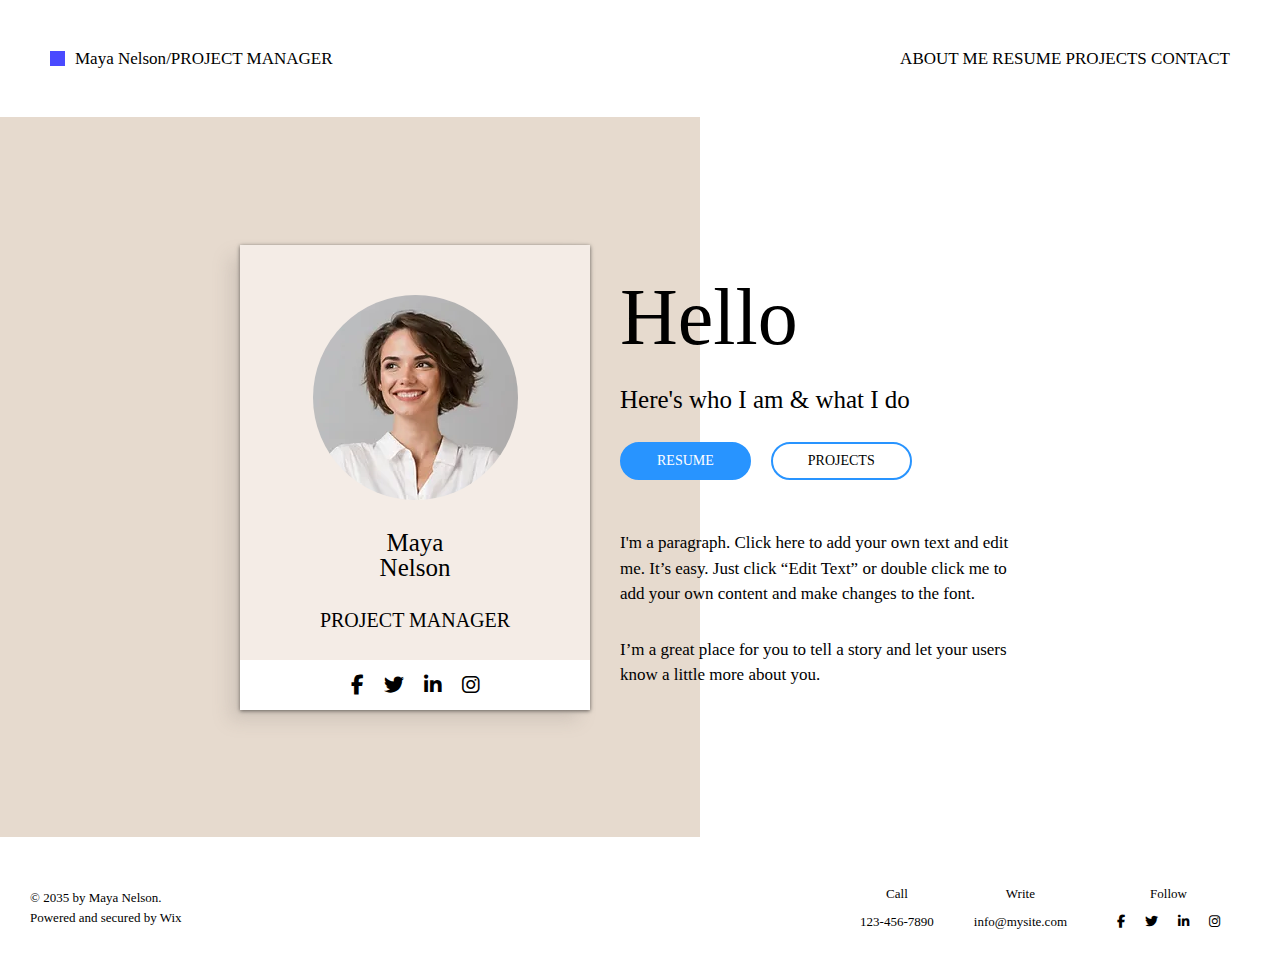
<file: index.html>
<!DOCTYPE html>
<html lang="en">

<head>
    <meta charset="UTF-8">
    <meta name="viewport" content="width=device-width, initial-scale=1.0">
    <link rel="stylesheet" href="https://cdnjs.cloudflare.com/ajax/libs/font-awesome/6.5.1/css/all.min.css">
    <link rel="stylesheet" href="./css/reset.css">
    <link rel="stylesheet" href="./css/style.css">
    <link rel="stylesheet" href="./css/anita.css">
    <title>商業簡歷 Website Template | WIX</title>
</head>

<body>
    <!-- <div class="announcement">
        <img class="logo" src="./img/wix.svg" alt="wix">
        <div class="pc_phone_div">
            <img class="pc_img" src="./img/pc.svg" alt="">
            <hr>
            <img class="phone_img" src="./img/phone.svg" alt="">
        </div>
        <div class="edit_web">
            <p>按一下編輯即可建立精彩網站</p>
            <a href="">進一步了解</a>
            <a class="edit_web_btn" href="">編輯這個網站</a>
        </div>
    </div> -->
    <header class="header">
        <h1><span class="blue_square"></span><a class="header_name" href="">Maya Nelson</a> / <a href="">PROJECT MANAGER</a></h1>
        <nav class="header_nav">
            <a href="index.html">ABOUT ME</a>
            <a href="resume.html">RESUME</a>
            <a href="projects.html">PROJECTS</a>
            <a href="contact.html">CONTACT</a>
        </nav>
        <i class="fa-solid fa-bars"></i>
    </header>
    <div class="change_block">
        <!-- 關於我 -->
    <div class="about_me_block">
        <div class="about_me_name">
            <img src="./img/woman.webp" alt="">
            <h1>Maya Nelson</h1>
            <h2>PROJECT MANAGER</h2>
            <ul>
                <li><i class="fa-brands fa-facebook-f"></i></li>
                <li><i class="fa-brands fa-twitter"></i></li>
                <li><i class="fa-brands fa-linkedin-in"></i></li>
                <li><i class="fa-brands fa-instagram"></i></li>
            </ul>
        </div>
        <div class="about_me_content">
            <h1>Hello</h1>
            <h2>Here's who I am & what I do</h2>
            <div>
                <a class="about_me_content_RESUME_btn" href="">RESUME</a>
                <a class="about_me_content_PROJECTS_btn" href="">PROJECTS</a>
            </div>
            <p>
                I'm a paragraph. Click here to add your own text and edit me.
                It’s easy. Just click “Edit Text” or double click me to add 
                your own content and make changes to the font.
            </p>
            <p>
                I’m a great place for you to tell a story and let your users know a little more about you.
            </p>
        </div>
      </div>
</div>
    <footer>
        <div class="footer_Ltd_block">
            <p class="footer_Ltd">
                © 2035 by Maya Nelson.<br>
                Powered and secured by 
                <a href="">Wix</a>
            </p>
        </div>
        <div class="contact_information">
            <div>
                <h6>Call</h6>
                <p>123-456-7890</p>
            </div>
            <div>
                <h6>Write</h6>
                <p>info@mysite.com</p>
            </div>
            <div>
                <h6>Follow</h6>
                <ul>
                    <li><i class="fa-brands fa-facebook-f"></i></li>
                    <li><i class="fa-brands fa-twitter"></i></li>
                    <li><i class="fa-brands fa-linkedin-in"></i></li>
                    <li><i class="fa-brands fa-instagram"></i></li>
                </ul>
            </div>
        </div>
    </footer>
    <!-- <script src="./js/index.js"></script> -->
</body>

</html>
</file>
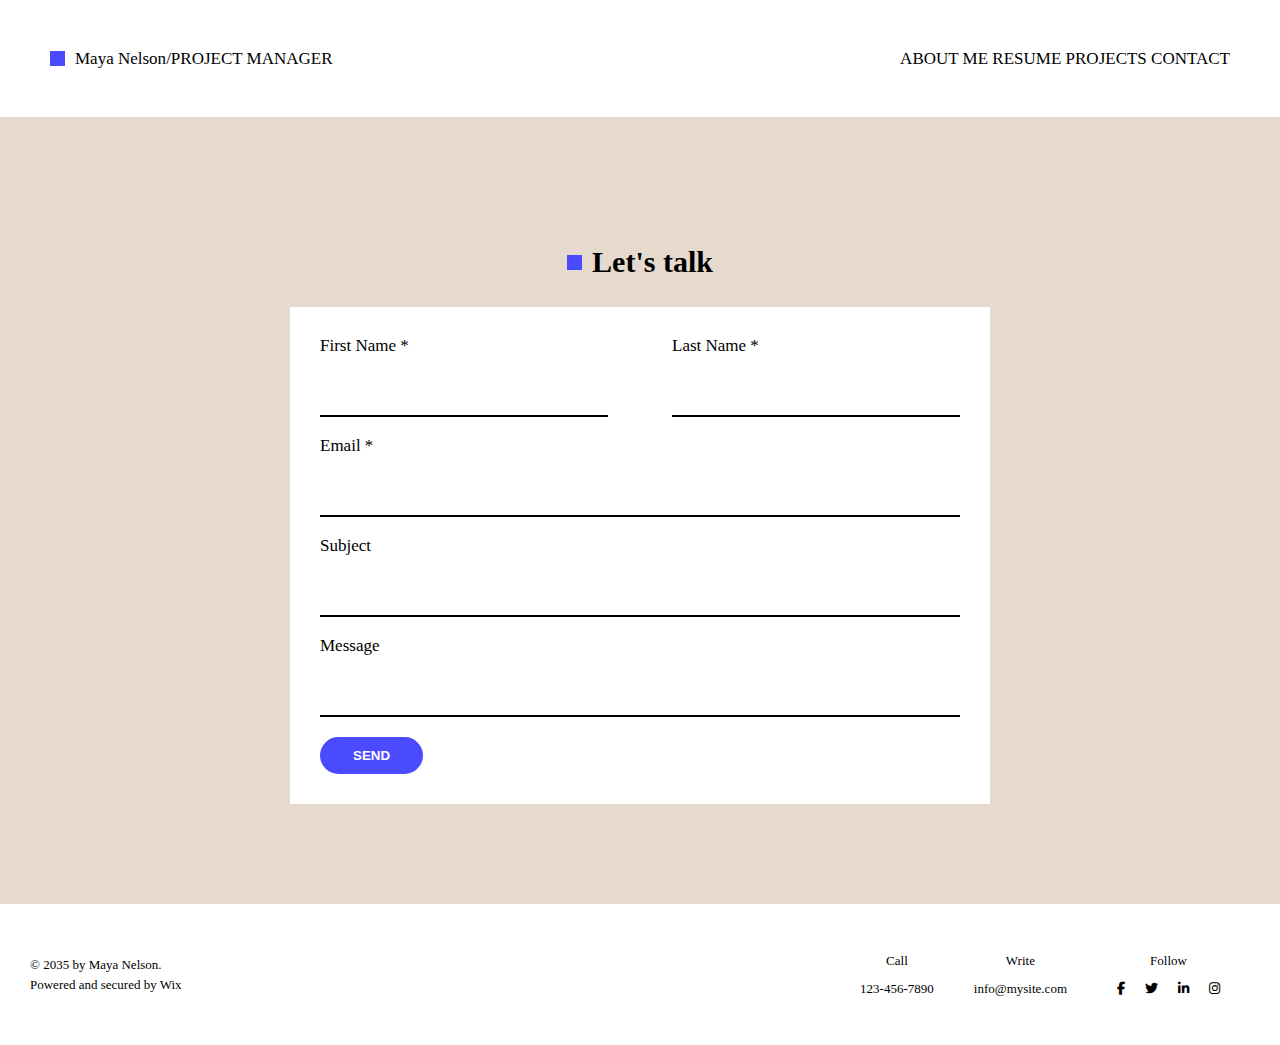
<file: contact.html>
<!DOCTYPE html>
<html lang="en">
  <head>
    <meta charset="UTF-8">
    <meta name="viewport" content="width=device-width, initial-scale=1.0">
    <link rel="stylesheet" href="https://cdnjs.cloudflare.com/ajax/libs/font-awesome/6.5.1/css/all.min.css">
    <link rel="stylesheet" href="./css/reset.css">
    <link rel="stylesheet" href="./css/style.css">
    <link rel="stylesheet" href="./css/anita.css">
    <title>商業簡歷 Website Template | WIX</title>
</head>
<body>
  <header class="header">
    <h1><span class="blue_square"></span><a class="header_name" href="">Maya Nelson</a> / <a href="">PROJECT MANAGER</a></h1>
    <nav class="header_nav">
      <a href="index.html">ABOUT ME</a>
      <a href="resume.html">RESUME</a>
      <a href="projects.html">PROJECTS</a>
      <a href="contact.html">CONTACT</a>
    </nav>
    <i class="fa-solid fa-bars"></i>
  </header>
  <main>
    <!-- 聯繫 -->
    <div class="contact_block">
      <h1 class="talk_title"><span class="blue_square"></span>Let's talk</h1>
      <form action="">
          <div class="first_Last">
              <label for="contact_first_name">
                  First Name *
                  <input type="text" id="contact_first_name">
              </label>
              <label for="contact_Last_name">
                  Last Name *
                  <input type="text" id="contact_Last_name">
              </label>
          </div>
          <label for="contact_email">
              Email *
              <input type="text" id="contact_email">
          </label>
          <label for="contact_subject">
              Subject
              <input type="text" id="contact_subject">
          </label>
          <label for="contact_message">
              Message
              <input type="text" id="contact_message">
          </label>
          <button type="button">SEND</button>
      </form>
  </div>
  </main>
  <footer>
    <div class="footer_Ltd_block">
        <p class="footer_Ltd">
            © 2035 by Maya Nelson.<br>
            Powered and secured by 
            <a href="">Wix</a>
        </p>
    </div>
    <div class="contact_information">
        <div>
            <h6>Call</h6>
            <p>123-456-7890</p>
        </div>
        <div>
            <h6>Write</h6>
            <p>info@mysite.com</p>
        </div>
        <div>
            <h6>Follow</h6>
            <ul>
                <li><i class="fa-brands fa-facebook-f"></i></li>
                <li><i class="fa-brands fa-twitter"></i></li>
                <li><i class="fa-brands fa-linkedin-in"></i></li>
                <li><i class="fa-brands fa-instagram"></i></li>
            </ul>
        </div>
    </div>
  </footer>
</body>
</html>
</file>
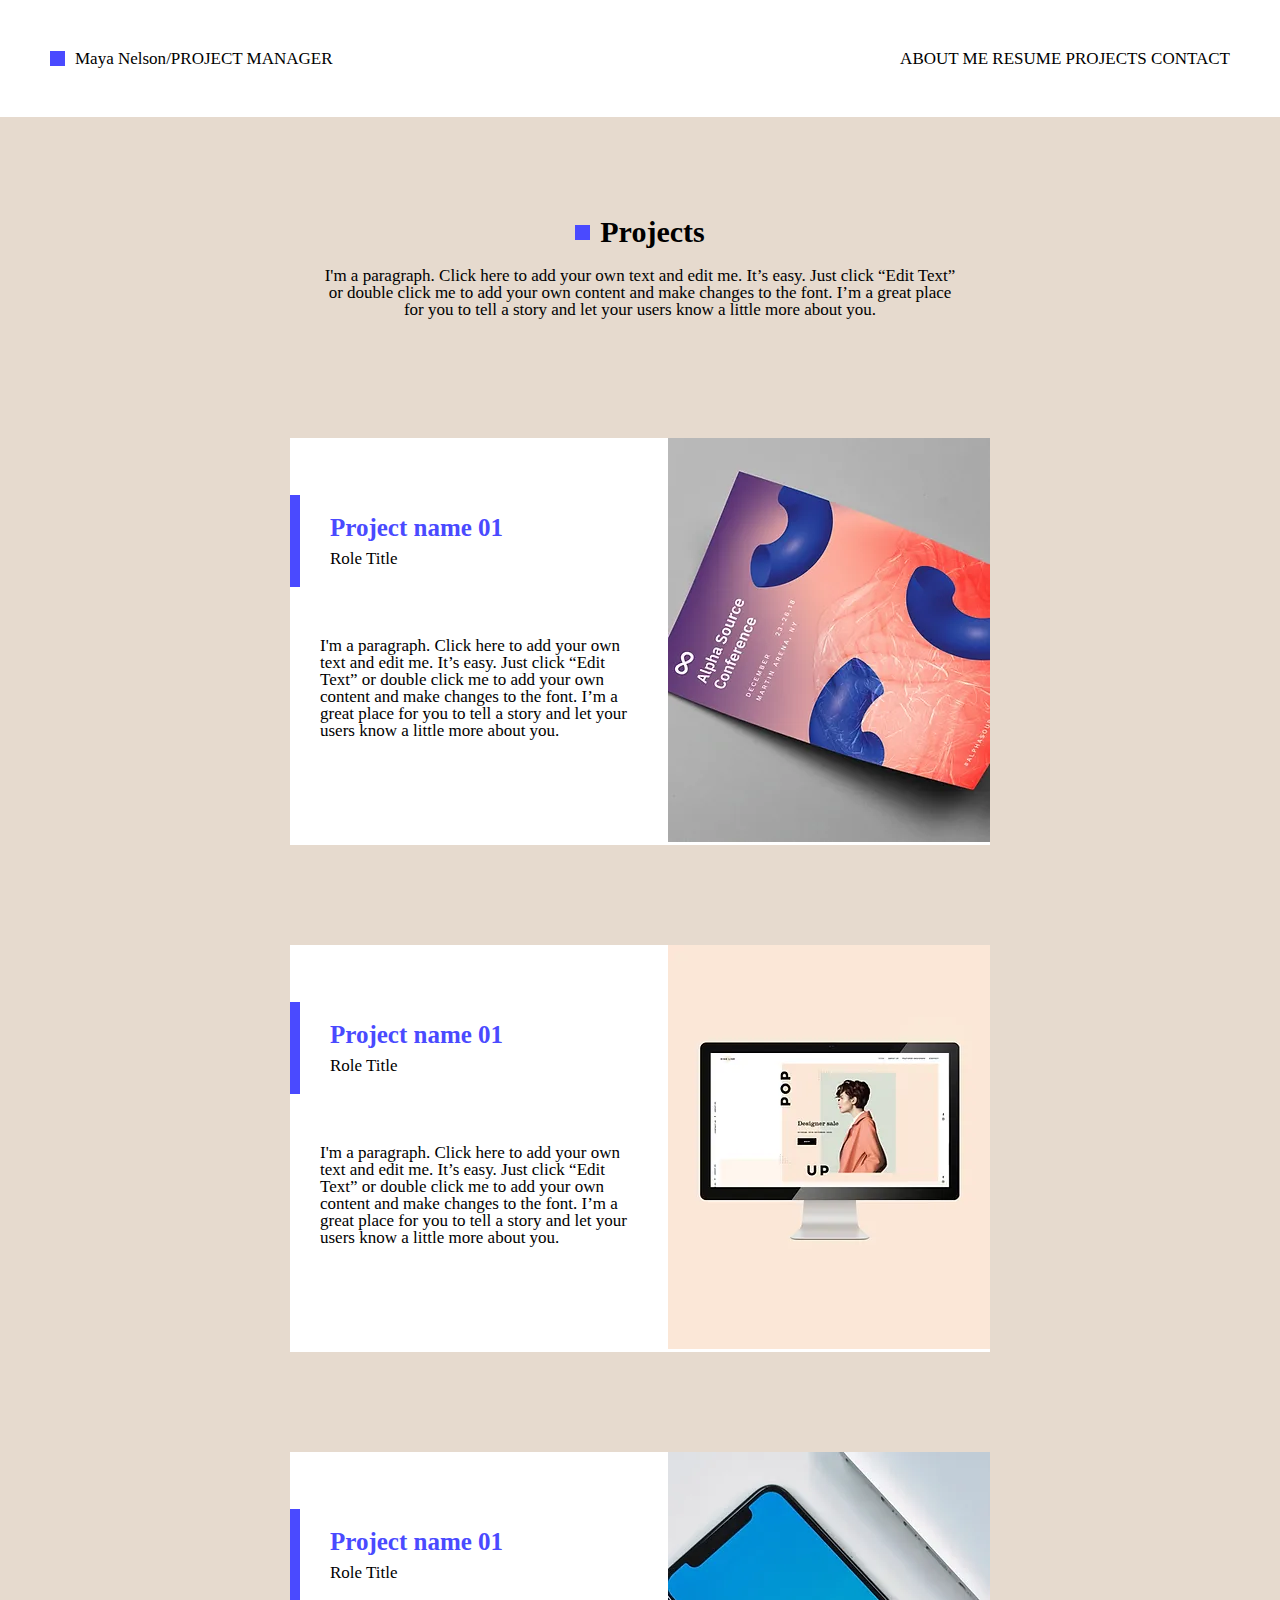
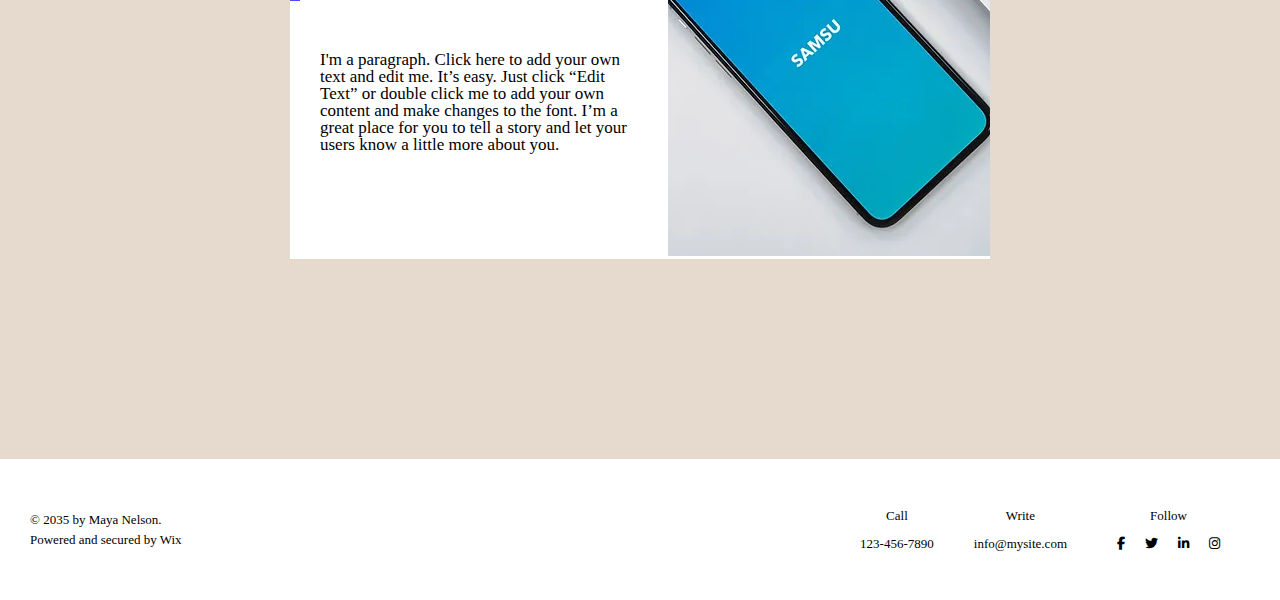
<file: projects.html>
<!DOCTYPE html>
<html lang="en">
  <head>
    <meta charset="UTF-8">
    <meta name="viewport" content="width=device-width, initial-scale=1.0">
    <link rel="stylesheet" href="https://cdnjs.cloudflare.com/ajax/libs/font-awesome/6.5.1/css/all.min.css">
    <link rel="stylesheet" href="./css/reset.css">
    <link rel="stylesheet" href="./css/style.css">
    <link rel="stylesheet" href="./css/anita.css">
    <title>商業簡歷 Website Template | WIX</title>
</head>
<body>
  <header class="header">
    <h1><span class="blue_square"></span><a class="header_name" href="">Maya Nelson</a> / <a href="">PROJECT MANAGER</a></h1>
    <nav class="header_nav">
      <a href="index.html">ABOUT ME</a>
      <a href="resume.html">RESUME</a>
      <a href="projects.html">PROJECTS</a>
      <a href="contact.html">CONTACT</a>
    </nav>
    <i class="fa-solid fa-bars"></i>
  </header>
  <main>
    <!-- 專案 -->
    <div class="project_block">
      <h1 class="project_title"><span class="blue_square"></span>Projects</h1>
      <p class="project_contact">
          I'm a paragraph. Click here to add your own text and edit me.
          It’s easy. Just click “Edit Text” or double click me to add 
          your own content and make changes to the font. I’m a great 
          place for you to tell a story and let your users know a 
          little more about you.
      </p>
      <div class="project_card">
          <div class="card_left">
              <div class="card_title">
                  <h1>Project name 01</h1>
                  <h2>Role Title</h2>
              </div>
              <p>
                  I'm a paragraph. Click here to add your own text and edit me. 
                  It’s easy. Just click “Edit Text” or double click me to add 
                  your own content and make changes to the font. I’m a great 
                  place for you to tell a story and let your users know a little 
                  more about you.
              </p>
          </div>
          <div class="card_right">
              <img src="./img/Leaflet.webp" alt="">
          </div>
      </div>
      <div class="project_card">
          <div class="card_left">
              <div class="card_title">
                  <h1>Project name 01</h1>
                  <h2>Role Title</h2>
              </div>
              <p>
                  I'm a paragraph. Click here to add your own text and edit me. 
                  It’s easy. Just click “Edit Text” or double click me to add 
                  your own content and make changes to the font. I’m a great 
                  place for you to tell a story and let your users know a little 
                  more about you.
              </p>
          </div>
          <div class="card_right">
              <img src="./img/Website_Mockup.webp" alt="">
          </div>
      </div>
      <div class="project_card">
          <div class="card_left">
              <div class="card_title">
                  <h1>Project name 01</h1>
                  <h2>Role Title</h2>
              </div>
              <p>
                  I'm a paragraph. Click here to add your own text and edit me. 
                  It’s easy. Just click “Edit Text” or double click me to add 
                  your own content and make changes to the font. I’m a great 
                  place for you to tell a story and let your users know a little 
                  more about you.
              </p>
          </div>
          <div class="card_right">
              <img src="./img/App Screen.webp" alt="">
          </div>
      </div>
  </div>
  </main>
  <footer>
    <div class="footer_Ltd_block">
        <p class="footer_Ltd">
            © 2035 by Maya Nelson.<br>
            Powered and secured by 
            <a href="">Wix</a>
        </p>
    </div>
    <div class="contact_information">
        <div>
            <h6>Call</h6>
            <p>123-456-7890</p>
        </div>
        <div>
            <h6>Write</h6>
            <p>info@mysite.com</p>
        </div>
        <div>
            <h6>Follow</h6>
            <ul>
                <li><i class="fa-brands fa-facebook-f"></i></li>
                <li><i class="fa-brands fa-twitter"></i></li>
                <li><i class="fa-brands fa-linkedin-in"></i></li>
                <li><i class="fa-brands fa-instagram"></i></li>
            </ul>
        </div>
    </div>
  </footer>
</body>
</html>
</file>
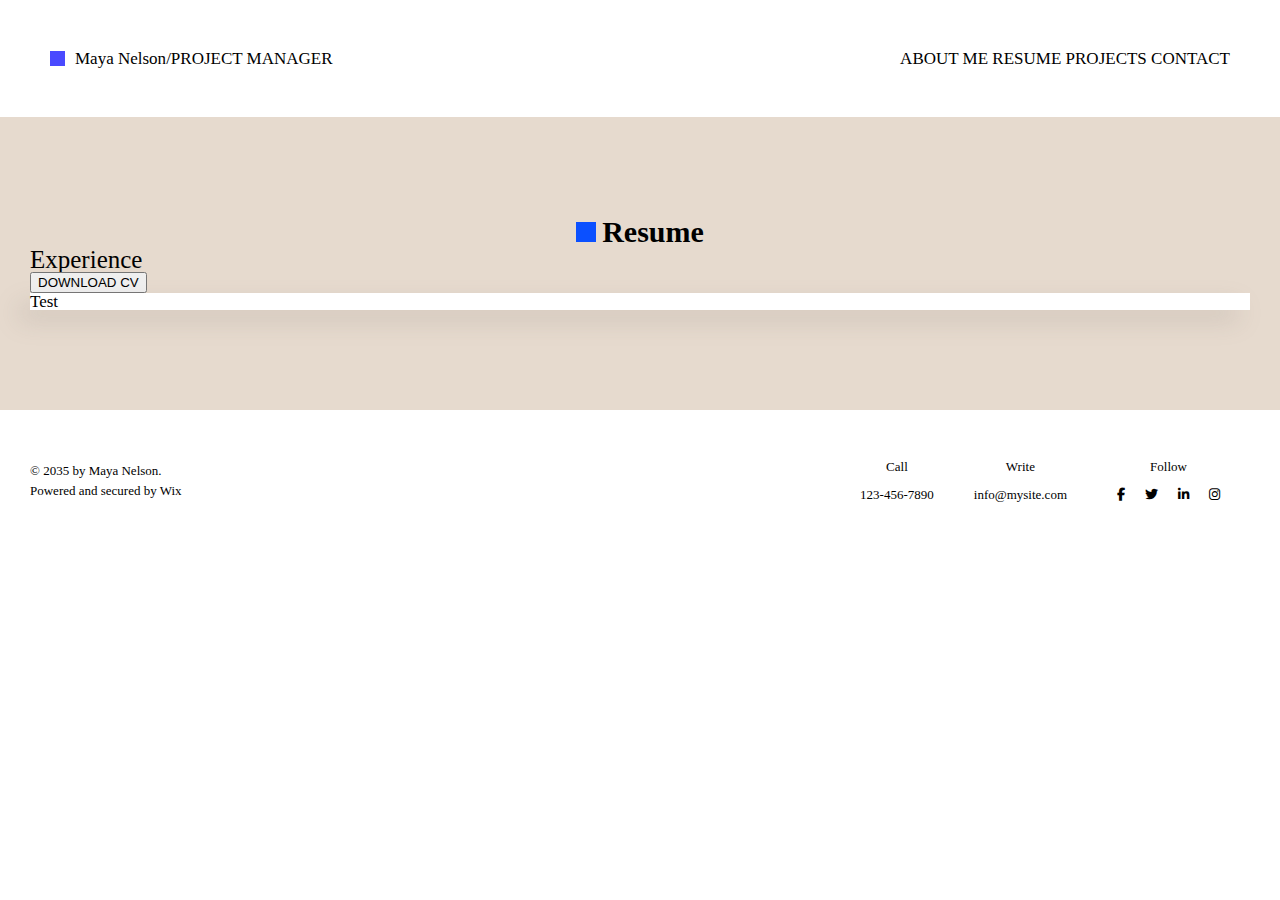
<file: resume.html>
<!DOCTYPE html>
<html lang="en">
  <head>
    <meta charset="UTF-8">
    <meta name="viewport" content="width=device-width, initial-scale=1.0">
    <link rel="stylesheet" href="https://cdnjs.cloudflare.com/ajax/libs/font-awesome/6.5.1/css/all.min.css">
    <link rel="stylesheet" href="./css/reset.css">
    <link rel="stylesheet" href="./css/style.css">
    <link rel="stylesheet" href="./css/anita.css">
    <title>商業簡歷 Website Template | WIX</title>
</head>
<body>
  <header class="header">
    <h1><span class="blue_square"></span><a class="header_name" href="">Maya Nelson</a> / <a href="">PROJECT MANAGER</a></h1>
    <nav class="header_nav">
      <a href="index.html">ABOUT ME</a>
      <a href="resume.html">RESUME</a>
      <a href="projects.html">PROJECTS</a>
      <a href="contact.html">CONTACT</a>
    </nav>
    <i class="fa-solid fa-bars"></i>
  </header>
  <main>
    <!-- 簡歷 -->
    <div class="page_block">
      <div class="container">
        <header class="page-header">
          <h2>Resume</h2>
        </header>
      </div>
      <section class="resume-section">
        <div class="resume-section__header">
          <h3>Experience</h3>
          <button>DOWNLOAD CV</button>
        </div>
        <div class="card">Test</div>
      </section>
    </div>
    <!-- <div class="resume_block">
      <div class="center_block">
          <span class="blue_square"></span>
          <h1>Resume</h1>
      </div>

      <div class="Experience_block">
          <h2>Experience</h2>
          <a href="">DOWNLOAD CV</a>
      </div>
      <div class="Experience_card">
          <div class="card_title">
              <h3>2035 - Present</h3>
              <h4>JOB POSITION</h4>
              <h5>Company Name</h5>
              <h5>Company Location</h5>
          </div>
          <div class="card_contact">
              <p>
                  I'm a paragraph. Click here to add your own text and edit me. It’s easy. 
                  Just click “Edit Text” or double click me to add your own content and make changes to the font.
              </p>
              <p>
                  I’m a great place for you to tell a story and let your users know a little more about you.
              </p>
          </div>
      </div>
      
      
      <div class="Education_block">
          <h2>Education</h2>
      </div>
      <div class="Education_card">
          <div class="card_title">
              <h3>2035 - 2035</h3>
              <h4>UNIVERSITY NAME</h4>
              <h5>Degree Level</h5>
              <h5>University Location</h5>
          </div>
          <div class="card_contact">
              <p>
                  I'm a paragraph. Click here to add your own text and edit me. It’s easy. 
                  Just click “Edit Text” or double click me to add your own content and make changes to the font.
              </p>
              <p>
                  I’m a great place for you to tell a story and let your users know a little more about you.
              </p>
          </div>
      </div>
      <div class="skill_Language_card">
          <h2>Professional skillset</h2>
          <div class="skill">
              <p><span class="blue_square"></span>Entrepreneurial Mindset</p>
              <p><span class="blue_square"></span>Go-to-Market Planning</p>
              <p><span class="blue_square"></span>Teamwork & Collaboration</p>
              <p><span class="blue_square"></span>Digital Analytics</p>
          </div>
          <h2>Languages</h2>
          <div class="language">
              <p><span class="blue_square"></span>English (native)</p>
              <p><span class="blue_square"></span>French (proficient)</p>
              <p><span class="blue_square"></span>Spanish (proficient)</p>
          </div>
      </div>
      
  </div> -->
  </main>
  <footer>
    <div class="footer_Ltd_block">
        <p class="footer_Ltd">
            © 2035 by Maya Nelson.<br>
            Powered and secured by 
            <a href="">Wix</a>
        </p>
    </div>
    <div class="contact_information">
        <div>
            <h6>Call</h6>
            <p>123-456-7890</p>
        </div>
        <div>
            <h6>Write</h6>
            <p>info@mysite.com</p>
        </div>
        <div>
            <h6>Follow</h6>
            <ul>
                <li><i class="fa-brands fa-facebook-f"></i></li>
                <li><i class="fa-brands fa-twitter"></i></li>
                <li><i class="fa-brands fa-linkedin-in"></i></li>
                <li><i class="fa-brands fa-instagram"></i></li>
            </ul>
        </div>
    </div>
  </footer>
</body>
</html>
</file>
<file: css/style.css>
:root{
    --color-white: #FFFFFF;
    --color-blue: #2894FF;
    --color-blue2: 	#4A4AFF;
    --color-primary: rgb(244,236,230);
    --color-primary2: rgb(230,218,206);
    --color-black: #000000;
}
*{
    /* outline: 1px solid red; */
    position: relative;
    box-sizing: border-box;
}
body{
    font-size: 17px;
}
a{
    text-decoration: none;
    color: var(--color-black);
    cursor: pointer;
}
i{
    cursor: pointer;
}
.announcement{
    background-color: var(--color-white);
    box-shadow: 0 2px 18px 0 rgba(129,162,182,.2);
    position: fixed;
    top: 0;
    left: 0;
    right: 0;
    display: flex;
    justify-content: space-between;
    padding: 20px;
    z-index: 999;
}
.announcement img{
    cursor: pointer;
}
.logo{
    width: 60px;
}
.pc_phone_div{
    display: flex;
}
.pc_phone_div hr{
    margin: 0 20px;
}
.pc_img{
    width: 30px;
}
.phone_img{
    width: 20px;
}
.edit_web{
    display: flex;
    align-items: center;
}
.edit_web p,
.edit_web a{
    margin: 0 20px;
}
.edit_web_btn{
    padding: 10px 20px;
    border-radius: 50px;
    background-color: var(--color-blue);
    color: var(--color-white);
}
.edit_web_btn:hover{
    opacity: 0.8;
}

.header{
    /* margin-top: 75px; */
    display: flex;
    justify-content: space-between;
    padding: 50px;
    align-items: center;
}
.header h1{
    display: flex;
    align-items: center;
}
.blue_square{
    width: 15px;
    height: 15px;
    background-color: var(--color-blue2);
    display: block;    
    margin: auto 10px auto 0;
}
..header h1 a{
    margin: 0 10px;
}
..header_name{
    font-size: 25px;
}
..header nav a{
    margin: 0 10px;
}
..header nav a:hover{
    color: var(--color-blue);
}
.fa-bars{
    display: none;
    font-size: 30px;
}

/* =========== 關於我 =========== */
.about_me_block{
    display: flex;
    min-height: 80vh;
    justify-content: center;
}
.about_me_block::before{
    content: "";
    background-color: var(--color-primary2);
    width: 700px;
    height: 100%;
    position: absolute;
    left: 0;
}

.about_me_name,
.about_me_content{
    margin: auto 0;
    max-height: 500px;
    height: 100%;
}
.about_me_name{
    background-color: var(--color-primary);
    box-shadow: -11.31px 11.31px 17px 0px rgba(138,131,124,0.23),0 1px 4px rgba(0,0,0,.6);
    max-width: 350px;
    width: 100%;
    padding: 50px 0;
}
.about_me_name img{
    border-radius: 100%;
}
.about_me_name h1,
.about_me_name h2{
    text-align: center;
}
.about_me_name h1{
    word-wrap:break-word;
    width: 100px;
    font-size: 25px;
    margin: 30px auto;
}
.about_me_name h2{
    font-size: 20px;
    margin: 30px auto;
}
.about_me_name img{
    display: block;
    margin: 0 auto;
}
.about_me_name ul{
    background-color: var(--color-white);
    display: flex;
    justify-content: center;
    position: absolute;
    bottom: 0;
    width: 100%;
    padding: 15px 0;
}
.about_me_name ul li{
    margin: 0 10px;
}
.about_me_name i{
    font-size: 20px;
}

.about_me_content{
    max-width: 450px;
    width: 100%;
    padding: 50px 30px;
}
.about_me_content h1{
    font-size: 80px;
}
.about_me_content h2{
    font-size: 25px;
    margin: 30px auto;
}
.about_me_content div{
    display: flex;
    margin-bottom: 50px;
}
.about_me_content a{
    font-size: 14px;
    padding: 10px 35px;
    border-radius: 50px;
    border: var(--color-blue) solid 2px;
    margin-right: 20px;
}
.about_me_content_RESUME_btn{
    background-color: var(--color-blue);
    color: var(--color-white);
}
.about_me_content_RESUME_btn:hover{
    background-color: var(--color-white);
    color: var(--color-black);
}
.about_me_content_PROJECTS_btn{
    background-color: var(--color-white);
}
.about_me_content_PROJECTS_btn:hover{
    background-color: var(--color-blue);
    color: var(--color-white);
}
.about_me_content p{
    line-height: 1.5;
    margin-top: 30px;
}

/* =========== 簡歷 =========== */
.resume_block{
    width: 100%;
    background-color: var(--color-primary2);
    padding: 100px 30px;
}
.center_block{
    justify-content: center;
}
.center_block h1{
    margin-left: 10px;
    font-size: 30px;
    font-weight: bolder;
}
.resume_block .center_block,
.Experience_block,
.Education_block
{
    display: flex;
    max-width: 700px;
    margin: 0 auto;
}
.Experience_block{
    justify-content: space-between;
}
.Experience_block h2,
.Education_block h2,
.skill_Language_card h2{
    font-size: 25px;
    font-weight: bolder;
    padding: 20px;
}
.Experience_block a{
    background-color: var(--color-blue2);
    color: var(--color-white);
    padding: 10px 20px;
    border-radius: 30px;
    font-size: 14px;
    margin: auto 30px auto 0;
}
.Experience_card,
.Education_card{
    display: flex;
    background-color: var(--color-white);
    max-width: 700px;
    width: 100%;
    margin: 0 auto;
}
.resume_block .card_title{
    max-width: 400px;
    width: 100%;
    padding: 100px 30px;
}
.resume_block .card_title h3,
.resume_block .card_title h4,
.resume_block .card_title h5{
    margin: 20px 0;
}

.card_contact{
    padding: 0 30px;
    margin: auto;
}
.card_contact p{
    margin: 30px 0;
    line-height: 1.5;
}
.skill_Language_card{
    background-color: var(--color-white);
    max-width: 700px;
    width: 100%;
    margin: 100px auto 0 auto;
}
.skill_Language_card .skill,
.skill_Language_card .language{
    display: flex;
    flex-wrap: wrap;
}
.skill_Language_card .skill p,
.skill_Language_card .language p{
    display: flex;
    margin: 20px;
    width: 230px;
}

/* =========== 專案 =========== */
.project_block{
    background-color: var(--color-primary2);
 
    padding: 100px 0;
}
.project_title,
.project_contact,
.project_card
{
    max-width: 700px;
    width: 100%;
}
.project_title{
    display: flex;
    justify-content: center;
    font-size: 30px;
    font-weight: bolder;
    margin: 0 auto;
}
.project_contact{
    text-align: center;
    padding: 20px 30px;
    margin: 0 auto;
}
.project_card{
    display: flex;
    margin: 100px auto;
    background-color: var(--color-white);
}
.project_block .card_title{
    border-left: 10px solid var(--color-blue2);
    padding: 10px 30px;
}
.project_block .card_title h1,
.project_block .card_title h2{
    margin: 10px 0;
}
.project_block .card_title h1{
    font-size: 25px;
    font-weight: bolder;
    color: var(--color-blue2);
}
.card_left{
    margin: auto 0;
}
.card_left p{
    padding: 50px 30px;
}

/* =========== 聯繫 =========== */
.contact_block{
    background-color: var(--color-primary2);
    padding: 100px 0;
}
.talk_title,
.contact_block form{
    max-width: 700px;
    width: 100%;
    margin: 0 auto;
    padding: 30px;
}
.talk_title{
    display: flex;
    justify-content: center;
    font-size: 30px;
    font-weight: bolder;
}
.first_Last{
    display: flex;
    justify-content: space-between;
}
.first_Last label{
    width: 45%;
}
.contact_block form{
    background-color: var(--color-white);
}
#contact_first_name,
#contact_Last_name,
#contact_email,
#contact_subject,
#contact_message
{
    display: block;
    width: 100%;
    margin: 20px 0;
    border: none;
    border-bottom: var(--color-black) solid 2px;
    font-size: 18px;
    padding: 10px 15px;
}
.contact_block form button{
    padding: 8px 30px;
    border-radius: 30px;
    border: 3px solid var(--color-blue2);
    font-weight: bolder;
    background-color: var(--color-blue2);
    color: var(--color-white);
    cursor: pointer;
}
.contact_block form button:hover{
    background-color: var(--color-white);
    color: var(--color-black);
}



/* =========== footer =========== */
footer{
    display: flex;
    justify-content: space-between;
    padding: 50px 30px;
    font-size: 13px;
    background-color: var(--color-white);
}
footer div{
    margin: auto 0;
}
.footer_Ltd{
    line-height: 1.5;
}
.contact_information{
    display: flex;
    text-align: center;
}
.contact_information div{
    margin: 0 20px;
}
.contact_information h6{
    margin-bottom: 15px;
}
.contact_information ul{
    display: flex;
}
.contact_information ul i{
    margin: 0 10px;
}



/* ipad */
@media screen and (max-width: 768px) and (min-width: 376px){
    .announcement{
        display: none;
    }
    .header{
        display: flex;
        margin: 0 auto;
        padding: 30px 10px;
    }
    .header nav {
        display: none;
    }
    .header h1 span{
        margin: 0 0 0 10px;
    }
    .header h1{
        width: 100%;
    }
    .header .fa-bars{
        display: block;
    }
    .about_me_block{
        display: block;
    }
    .about_me_block::before{
        width: 100%;
    }
    .about_me_name{
        margin: 0 auto;
    }
    .about_me_content{
        margin: 0 auto;
        text-align: center;
    }
    .about_me_content a{
        margin: 0 auto;
    }
    footer{
        flex-wrap: wrap;
    }
    .footer_Ltd_block{
        margin-top: 20px;
        margin-left: 20px;
        order: 2;
    }
    .contact_information{
        flex-wrap: wrap;
        text-align: left;
    }
    .contact_information div{
        padding: 10px;
    }
    .contact_information li{
        margin-left: -10px;
    }
}

/* mobile */
@media screen and (max-width: 375px) {
    .announcement{
        display: none;
    }
    .header{
        margin: 0 auto;
        padding: 30px 0;
    }
    .header nav {
        display: none;
    }
    .header h1 span{
        margin: 0 0 0 10px;
    }
    .header h1{
        width: 100%;
    }
    .header_name,
    .header h1 a{
        font-size: 13px;
    }
    .header .fa-bars{
        display: block;
        margin-right: 10px;
    }
    .about_me_block{
        display: block;
    }
    .about_me_block::before{
        width: 100%;
    }
    .about_me_name{
        margin: 0 auto;
    }
    .about_me_content{
        margin: 0 auto;
        text-align: left;
    }
    .about_me_content a{
        margin: 0 auto;
    }
    footer{
        flex-wrap: wrap;
    }
    .footer_Ltd_block{
        margin-top: 20px;
        margin-left: 30px;
        order: 2;
    }
    .contact_information{
        flex-wrap: wrap;
        text-align: left;
    }
    .contact_information div{
        padding: 10px;
    }
    .contact_information li{
        margin-left: -10px;
    }
}
</file>
<file: css/anita.css>
/*
  === common ===
*/

/* page */

.page_block {
  background-color: var(--color-primary2);
  padding: 100px 30px;
  .container {
    width: 750px;
    max-width: 100%;
    margin: 0 auto;
  }
  .page-header {
    display: flex;
    justify-content: center;
    font-size: 30px;
    font-weight: bolder;
    h2 {
      &::before {
        content: '';
        display: inline-block;
        width: 20px;
        height: 20px;
        background-color: #0B50FF;
        margin-right: 6px;
      }
    }
  }
}

/* 卡片 */

.card {
  background-color: #fff;
  box-shadow: rgba(138, 131, 124, 0.23) -11.31px 11.31px 25px 0px;
}


/*
 === Resume ===
*/

.resume-section {
  .resume-section__header {
    h3 {
      font-size: 25px;
    }
  }
}
</file>
